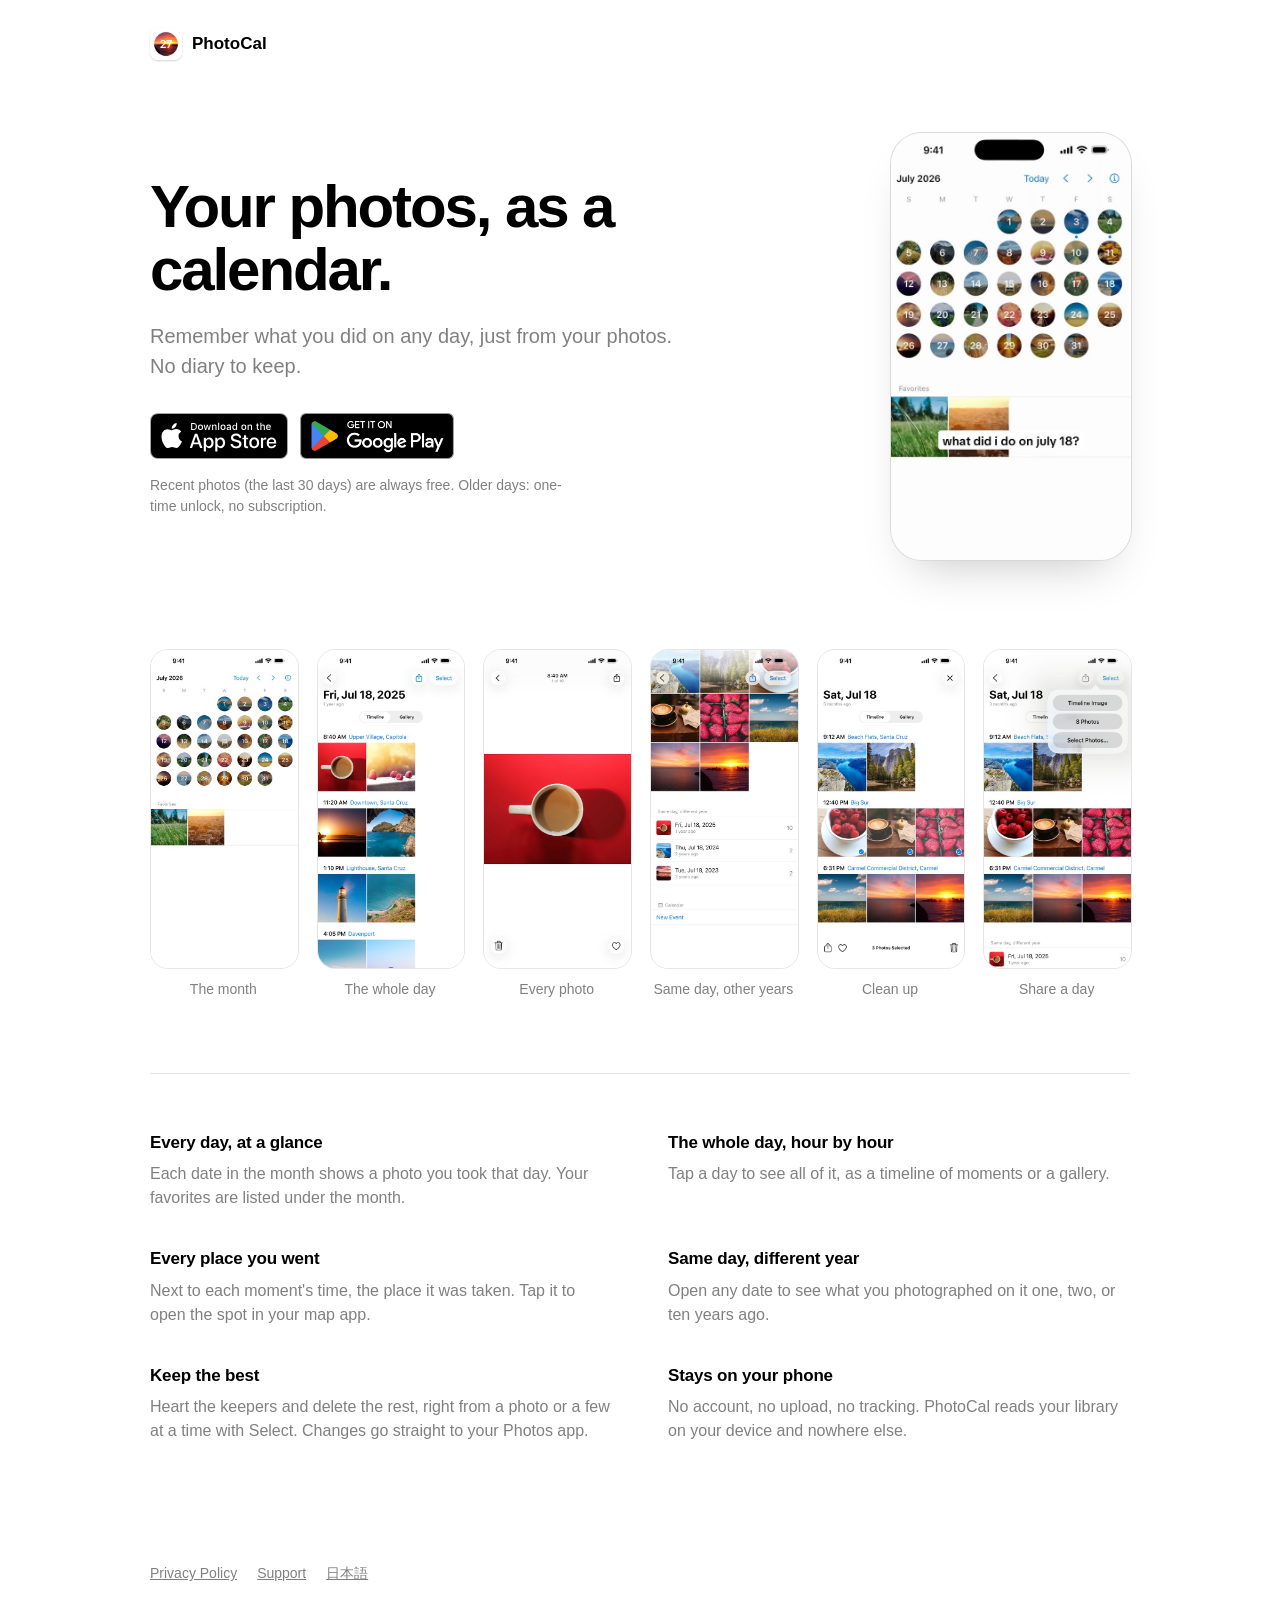
<file: index.html>
<!doctype html>
<html lang="en">
<head>
<meta charset="utf-8">
<meta name="viewport" content="width=device-width, initial-scale=1">
<title>PhotoCal: Your Photos as a Calendar, for iPhone and Android</title>
<meta name="description" content="Your photos, as a calendar. Remember what you did on any day, just from your photos. No diary to keep. Photos stay on your device. Free on iPhone and Android.">
<link rel="canonical" href="https://photocalapp.com/">
<link rel="alternate" hreflang="en" href="https://photocalapp.com/">
<link rel="alternate" hreflang="ja" href="https://photocalapp.com/ja/">
<link rel="alternate" hreflang="x-default" href="https://photocalapp.com/">
<meta name="apple-itunes-app" content="app-id=6818942546">
<meta property="og:type" content="website">
<meta property="og:url" content="https://photocalapp.com/">
<meta property="og:title" content="PhotoCal: Photo Calendar">
<meta property="og:description" content="Your photos, as a calendar. Remember what you did on any day, just from your photos. No diary to keep. Photos stay on your device. Free on iPhone and Android.">
<meta property="og:image" content="https://photocalapp.com/img/s/calendar.jpg">
<meta name="twitter:card" content="summary_large_image">
<script type="application/ld+json">
{
  "@context": "https://schema.org",
  "@type": "MobileApplication",
  "name": "PhotoCal: Photo Calendar",
  "url": "https://photocalapp.com/",
  "image": "https://photocalapp.com/img/icon-180.png",
  "description": "Your photos, as a calendar. Remember what you did on any day, just from your photos. No diary to keep. Photos stay on your device. Free on iPhone and Android.",
  "applicationCategory": "PhotographyApplication",
  "operatingSystem": "iOS, Android",
  "offers": { "@type": "Offer", "price": "0", "priceCurrency": "USD" },
  "sameAs": [
    "https://apps.apple.com/app/id6818942546",
    "https://play.google.com/store/apps/details?id=com.photocalapp.photocal"
  ]
}
</script>
<link rel="icon" href="/img/icon-64.png">
<link rel="apple-touch-icon" href="/img/icon-180.png">
<link rel="stylesheet" href="/style.css">
<style>
  body { max-width: none; padding: 0; }
  .wrap { max-width: 980px; margin: 0 auto; padding: 0 24px; }
  .brand { display: flex; align-items: center; gap: 10px; padding: 28px 0 0; font-weight: 600; font-size: 17px; }
  .brand img { width: 32px; height: 32px; border-radius: 8px; box-shadow: 0 1px 2px color-mix(in srgb, CanvasText 18%, transparent); }
  header { padding: 72px 0 88px; display: grid; grid-template-columns: 1fr 240px; gap: 72px; align-items: center; }
  header h1 { font-size: clamp(40px, 5.6vw, 60px); letter-spacing: -0.035em; line-height: 1.05; margin: 0; }
  header p { font-size: clamp(18px, 2vw, 20px); color: GrayText; max-width: 30em; margin: 20px 0 0; line-height: 1.5; }
  .stores { display: flex; flex-wrap: wrap; gap: 12px; margin-top: 32px; }
  .stores img { height: 46px; width: auto; display: block; }
  header .price { font-size: 14px; margin-top: 16px; }
  header video { width: 100%; aspect-ratio: 9 / 16; border-radius: 32px; object-fit: cover; background: color-mix(in srgb, CanvasText 5%, transparent); border: 1px solid color-mix(in srgb, CanvasText 10%, transparent); box-shadow: 0 24px 48px -24px color-mix(in srgb, CanvasText 25%, transparent); }
  header .shot { width: 100%; height: auto; border-radius: 32px; border: 1px solid color-mix(in srgb, CanvasText 10%, transparent); box-shadow: 0 24px 48px -24px color-mix(in srgb, CanvasText 25%, transparent); display: block; }
  .screens { display: grid; grid-template-columns: repeat(6, 1fr); gap: 20px; padding: 0 0 72px; margin: 0; list-style: none; }
  .screens img { width: 100%; height: auto; border-radius: 18px; border: 1px solid color-mix(in srgb, CanvasText 10%, transparent); display: block; }
  .screens span { display: block; font-size: 14px; color: GrayText; margin-top: 10px; text-align: center; }
  .points { display: grid; grid-template-columns: repeat(2, 1fr); gap: 36px 56px; padding: 56px 0 0; border-top: 1px solid color-mix(in srgb, CanvasText 10%, transparent); }
  .points h2 { font-size: 17px; margin: 0 0 6px; letter-spacing: -0.01em; }
  .points p { margin: 0; color: GrayText; font-size: 16px; line-height: 1.5; }
  .site-footer { padding: 72px 0 64px; font-size: 14px; display: flex; gap: 20px; }
  .site-footer a { color: GrayText; }
  @media (max-width: 720px) {
    .brand { padding-top: 20px; }
    header { padding: 40px 0 56px; grid-template-columns: 1fr; gap: 40px; }
    header video { max-width: 220px; margin: 0 auto; display: block; }
    header .shot { max-width: 220px; margin: 0 auto; }
    .screens { grid-template-columns: repeat(6, 40%); overflow-x: auto; scroll-snap-type: x mandatory; gap: 14px; margin: 0; padding: 0 0 48px; }
    .screens li { scroll-snap-align: start; }
    .points { grid-template-columns: 1fr; gap: 24px; padding-top: 40px; }
  }
</style>
</head>
<body>
<div class="wrap">
  <div class="brand"><img src="/img/icon-180.png" alt="PhotoCal icon">PhotoCal</div>
  <header>
    <div>
      <h1>Your photos, as a calendar.</h1>
      <p>Remember what you did on any day, just from your photos.<br>No diary to keep.</p>
      <div class="stores">
      <a href="https://apps.apple.com/app/id6818942546"><img src="/img/app-store.svg" alt="Download on the App Store"></a>
      <a href="https://play.google.com/store/apps/details?id=com.photocalapp.photocal&amp;referrer=utm_source%3Dphotocalapp.com"><img src="/img/google-play.png" alt="Get it on Google Play"></a>
    </div>
      <p class="price">Recent photos (the last 30 days) are always free. Older days: one-time unlock, no subscription.</p>
    </div>
    <video src="/img/main.mp4" poster="/img/main.jpg" autoplay muted loop playsinline aria-label="A month where every day is a photo; tapping July 18 brings the day back hour by hour"></video>
  </header>
  <ul class="screens" aria-label="Screens">
    <li><img src="/img/s/month.jpg" alt="A month calendar where each date shows a photo you took that day" loading="lazy"><span>The month</span></li>
    <li><img src="/img/s/day.jpg" alt="A day as a timeline: each moment's time and place" loading="lazy"><span>The whole day</span></li>
    <li><img src="/img/s/photo.jpg" alt="A photo opened full screen" loading="lazy"><span>Every photo</span></li>
    <li><img src="/img/s/same_day.jpg" alt="The same date one, two and three years ago" loading="lazy"><span>Same day, other years</span></li>
    <li><img src="/img/s/select.jpg" alt="Several photos selected to delete or favorite" loading="lazy"><span>Clean up</span></li>
    <li><img src="/img/s/share.jpg" alt="Sharing a day as one picture or as photos" loading="lazy"><span>Share a day</span></li>
  </ul>
  <section class="points" aria-label="Features">
    <div>
      <h2>Every day, at a glance</h2>
      <p>Each date in the month shows a photo you took that day. Your favorites are listed under the month.</p>
    </div>
    <div>
      <h2>The whole day, hour by hour</h2>
      <p>Tap a day to see all of it, as a timeline of moments or a gallery.</p>
    </div>
    <div>
      <h2>Every place you went</h2>
      <p>Next to each moment's time, the place it was taken. Tap it to open the spot in your map app.</p>
    </div>
    <div>
      <h2>Same day, different year</h2>
      <p>Open any date to see what you photographed on it one, two, or ten years ago.</p>
    </div>
    <div>
      <h2>Keep the best</h2>
      <p>Heart the keepers and delete the rest, right from a photo or a few at a time with Select. Changes go straight to your Photos app.</p>
    </div>
    <div>
      <h2>Stays on your phone</h2>
      <p>No account, no upload, no tracking. PhotoCal reads your library on your device and nowhere else.</p>
    </div>
  </section>
  <footer class="site-footer">
    <a href="/privacy/">Privacy Policy</a>
    <a href="/support/">Support</a>
    <a href="/ja/" hreflang="ja" lang="ja">日本語</a>
  </footer>
</div>
<script>
// Android visitors see Google Play first.
if (/Android/i.test(navigator.userAgent)) {
  var stores = document.querySelector('.stores');
  stores.insertBefore(stores.lastElementChild, stores.firstElementChild);
}
</script>
<script>
// Carries the channel a visitor came from (photocalapp.com/?utm_source=threads)
// into the store buttons, so installs can be counted per channel: Play's
// install referrer, and the App Store campaign link (pt is our provider id).
(function () {
  var source = new URLSearchParams(location.search).get('utm_source');
  if (!source || !/^[a-z0-9_.-]{1,40}$/i.test(source)) return;
  document.querySelectorAll('a[href*="play.google.com"]').forEach(function (a) {
    a.href = a.href.replace(/utm_source%3D[^&%]*/, 'utm_source%3D' + source);
  });
  document.querySelectorAll('a[href*="apps.apple.com"]').forEach(function (a) {
    var url = new URL(a.href);
    url.searchParams.set('pt', '118002225');
    url.searchParams.set('ct', source);
    url.searchParams.set('mt', '8');
    a.href = url.toString();
  });
})();
</script>
</body>
</html>
</file>
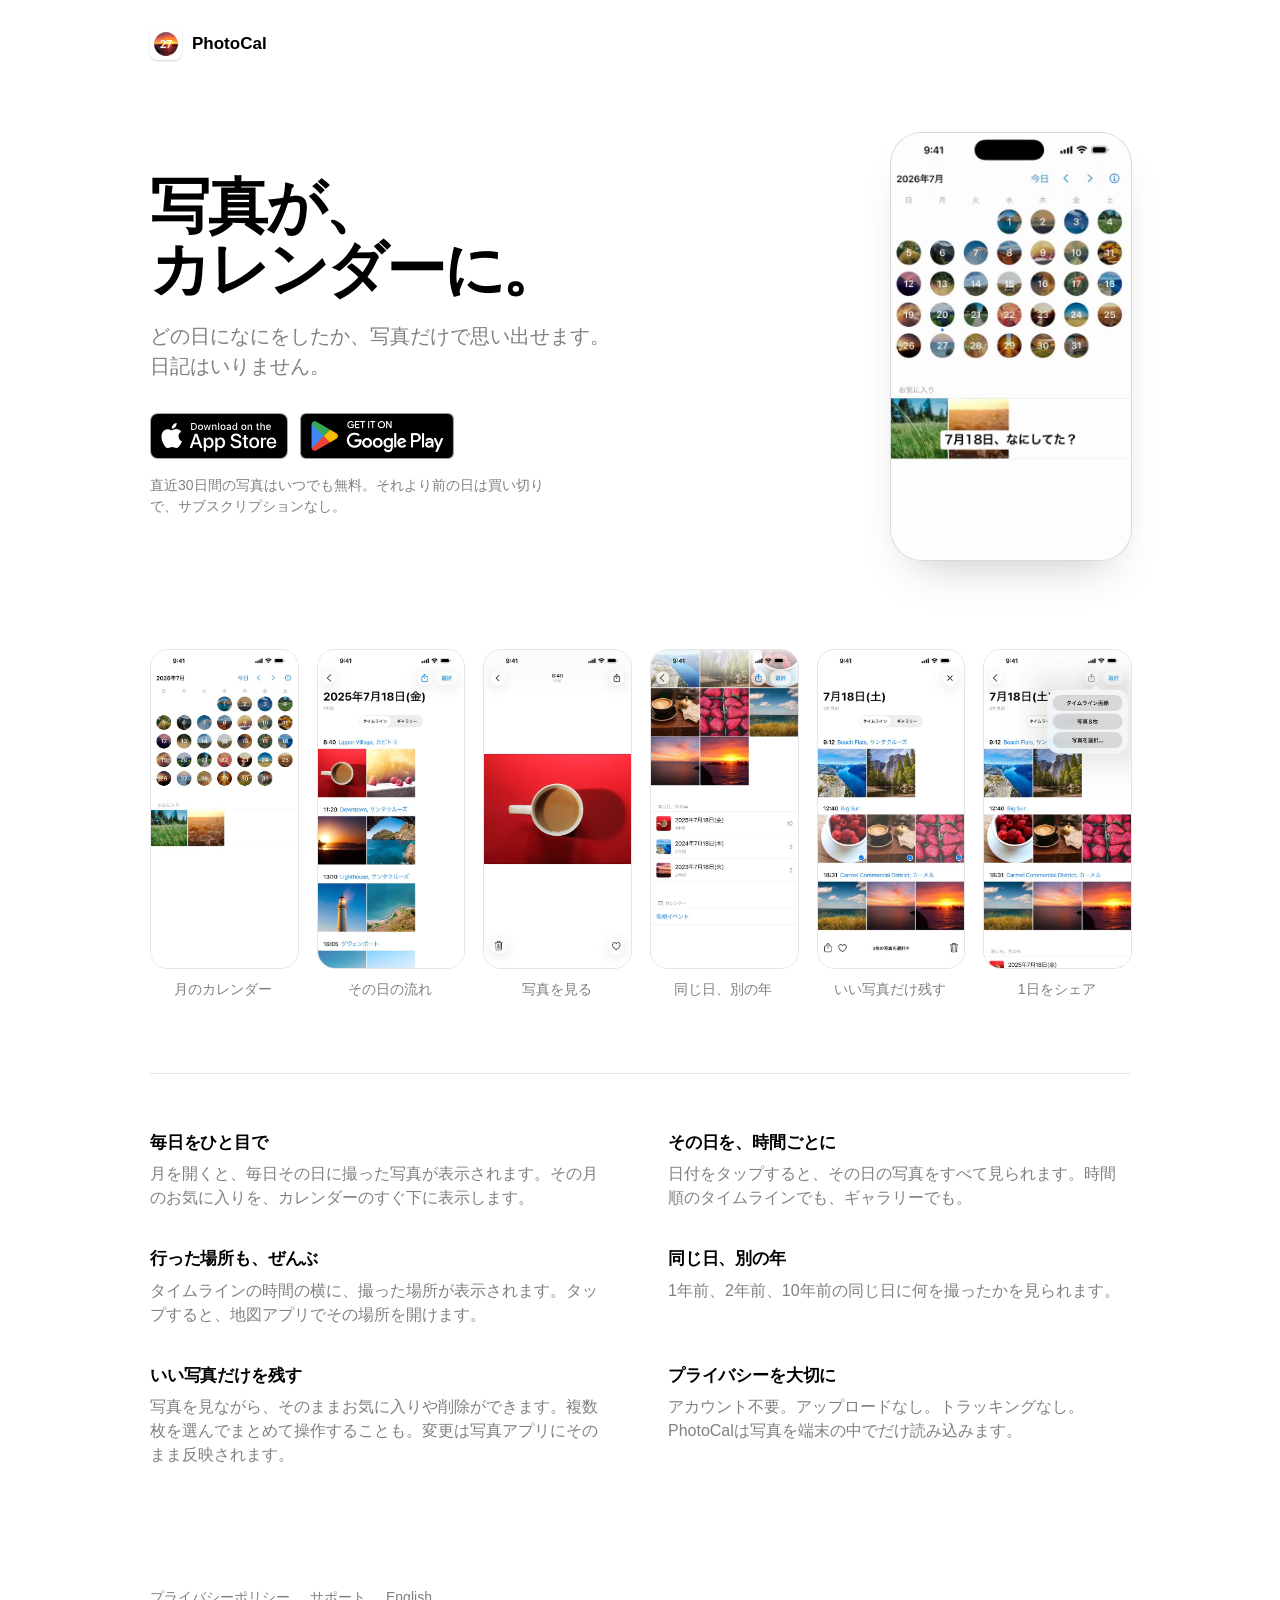
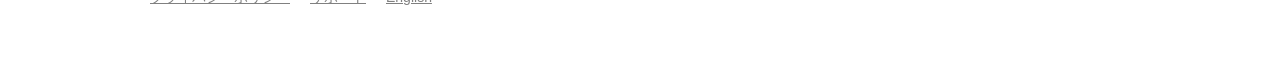
<file: ja/index.html>
<!doctype html>
<html lang="ja">
<head>
<meta charset="utf-8">
<meta name="viewport" content="width=device-width, initial-scale=1">
<title>PhotoCal: 写真をカレンダーで見るアプリ（iPhoneとAndroid）</title>
<meta name="description" content="写真が、そのままカレンダーに。どの日になにをしたか、写真だけで思い出せます。日記はいりません。写真は端末の中だけに。iPhoneとAndroidで無料。">
<link rel="canonical" href="https://photocalapp.com/ja/">
<link rel="alternate" hreflang="en" href="https://photocalapp.com/">
<link rel="alternate" hreflang="ja" href="https://photocalapp.com/ja/">
<link rel="alternate" hreflang="x-default" href="https://photocalapp.com/">
<meta name="apple-itunes-app" content="app-id=6818942546">
<meta property="og:type" content="website">
<meta property="og:url" content="https://photocalapp.com/ja/">
<meta property="og:locale" content="ja_JP">
<meta property="og:title" content="PhotoCal: 写真カレンダー">
<meta property="og:description" content="写真が、そのままカレンダーに。どの日になにをしたか、写真だけで思い出せます。日記はいりません。写真は端末の中だけに。iPhoneとAndroidで無料。">
<meta property="og:image" content="https://photocalapp.com/img/ja/s/calendar.jpg">
<meta name="twitter:card" content="summary_large_image">
<script type="application/ld+json">
{
  "@context": "https://schema.org",
  "@type": "MobileApplication",
  "name": "PhotoCal: 写真カレンダー",
  "url": "https://photocalapp.com/ja/",
  "inLanguage": "ja",
  "image": "https://photocalapp.com/img/icon-180.png",
  "description": "写真が、そのままカレンダーに。どの日になにをしたか、写真だけで思い出せます。日記はいりません。写真は端末の中だけに。iPhoneとAndroidで無料。",
  "applicationCategory": "PhotographyApplication",
  "operatingSystem": "iOS, Android",
  "offers": { "@type": "Offer", "price": "0", "priceCurrency": "USD" },
  "sameAs": [
    "https://apps.apple.com/jp/app/id6818942546",
    "https://play.google.com/store/apps/details?id=com.photocalapp.photocal"
  ]
}
</script>
<link rel="icon" href="/img/icon-64.png">
<link rel="apple-touch-icon" href="/img/icon-180.png">
<link rel="stylesheet" href="/style.css">
<style>
  body { max-width: none; padding: 0; }
  .wrap { max-width: 980px; margin: 0 auto; padding: 0 24px; }
  .brand { display: flex; align-items: center; gap: 10px; padding: 28px 0 0; font-weight: 600; font-size: 17px; }
  .brand img { width: 32px; height: 32px; border-radius: 8px; box-shadow: 0 1px 2px color-mix(in srgb, CanvasText 18%, transparent); }
  header { padding: 72px 0 88px; display: grid; grid-template-columns: 1fr 240px; gap: 72px; align-items: center; }
  header h1 { font-size: clamp(40px, 5.6vw, 60px); letter-spacing: -0.035em; line-height: 1.05; margin: 0; }
  header p { font-size: clamp(18px, 2vw, 20px); color: GrayText; max-width: 30em; margin: 20px 0 0; line-height: 1.5; }
  .stores { display: flex; flex-wrap: wrap; gap: 12px; margin-top: 32px; }
  .stores img { height: 46px; width: auto; display: block; }
  header .price { font-size: 14px; margin-top: 16px; }
  header video { width: 100%; aspect-ratio: 9 / 16; border-radius: 32px; object-fit: cover; background: color-mix(in srgb, CanvasText 5%, transparent); border: 1px solid color-mix(in srgb, CanvasText 10%, transparent); box-shadow: 0 24px 48px -24px color-mix(in srgb, CanvasText 25%, transparent); }
  header .shot { width: 100%; height: auto; border-radius: 32px; border: 1px solid color-mix(in srgb, CanvasText 10%, transparent); box-shadow: 0 24px 48px -24px color-mix(in srgb, CanvasText 25%, transparent); display: block; }
  .screens { display: grid; grid-template-columns: repeat(6, 1fr); gap: 20px; padding: 0 0 72px; margin: 0; list-style: none; }
  .screens img { width: 100%; height: auto; border-radius: 18px; border: 1px solid color-mix(in srgb, CanvasText 10%, transparent); display: block; }
  .screens span { display: block; font-size: 14px; color: GrayText; margin-top: 10px; text-align: center; }
  .points { display: grid; grid-template-columns: repeat(2, 1fr); gap: 36px 56px; padding: 56px 0 0; border-top: 1px solid color-mix(in srgb, CanvasText 10%, transparent); }
  .points h2 { font-size: 17px; margin: 0 0 6px; letter-spacing: -0.01em; }
  .points p { margin: 0; color: GrayText; font-size: 16px; line-height: 1.5; }
  .site-footer { padding: 72px 0 64px; font-size: 14px; display: flex; gap: 20px; }
  .site-footer a { color: GrayText; }
  @media (max-width: 720px) {
    .brand { padding-top: 20px; }
    header { padding: 40px 0 56px; grid-template-columns: 1fr; gap: 40px; }
    header video { max-width: 220px; margin: 0 auto; display: block; }
    header .shot { max-width: 220px; margin: 0 auto; }
    .screens { grid-template-columns: repeat(6, 40%); overflow-x: auto; scroll-snap-type: x mandatory; gap: 14px; margin: 0; padding: 0 0 48px; }
    .screens li { scroll-snap-align: start; }
    .points { grid-template-columns: 1fr; gap: 24px; padding-top: 40px; }
  }
</style>
</head>
<body>
<div class="wrap">
  <div class="brand"><img src="/img/icon-180.png" alt="PhotoCalのアイコン">PhotoCal</div>
  <header>
    <div>
      <h1>写真が、<br>カレンダーに。</h1>
      <p>どの日になにをしたか、写真だけで思い出せます。<br>日記はいりません。</p>
      <div class="stores">
      <a href="https://apps.apple.com/jp/app/id6818942546"><img src="/img/app-store.svg" alt="App Storeからダウンロード"></a>
      <a href="https://play.google.com/store/apps/details?id=com.photocalapp.photocal&amp;hl=ja&amp;referrer=utm_source%3Dphotocalapp.com%26utm_content%3Dja"><img src="/img/google-play.png" alt="Google Playで手に入れよう"></a>
    </div>
      <p class="price">直近30日間の写真はいつでも無料。それより前の日は買い切りで、サブスクリプションなし。</p>
    </div>
    <video src="/img/main-ja.mp4" poster="/img/main-ja.jpg" autoplay muted loop playsinline aria-label="毎日が写真になった月のカレンダー。7月18日をタップすると、その日が時間ごとに戻ってきます"></video>
  </header>
  <ul class="screens" aria-label="画面">
    <li><img src="/img/ja/s/month.jpg" alt="毎日その日の写真が表示される月のカレンダー" loading="lazy"><span>月のカレンダー</span></li>
    <li><img src="/img/ja/s/day.jpg" alt="1日のタイムライン：時間ごとの写真と撮った場所" loading="lazy"><span>その日の流れ</span></li>
    <li><img src="/img/ja/s/photo.jpg" alt="写真を全画面で表示" loading="lazy"><span>写真を見る</span></li>
    <li><img src="/img/ja/s/same_day.jpg" alt="1年前、2年前、3年前の同じ日" loading="lazy"><span>同じ日、別の年</span></li>
    <li><img src="/img/ja/s/select.jpg" alt="複数の写真を選んで削除やお気に入り" loading="lazy"><span>いい写真だけ残す</span></li>
    <li><img src="/img/ja/s/share.jpg" alt="1日を1枚の画像や写真でシェア" loading="lazy"><span>1日をシェア</span></li>
  </ul>
  <section class="points" aria-label="機能">
    <div>
      <h2>毎日をひと目で</h2>
      <p>月を開くと、毎日その日に撮った写真が表示されます。その月のお気に入りを、カレンダーのすぐ下に表示します。</p>
    </div>
    <div>
      <h2>その日を、時間ごとに</h2>
      <p>日付をタップすると、その日の写真をすべて見られます。時間順のタイムラインでも、ギャラリーでも。</p>
    </div>
    <div>
      <h2>行った場所も、ぜんぶ</h2>
      <p>タイムラインの時間の横に、撮った場所が表示されます。タップすると、地図アプリでその場所を開けます。</p>
    </div>
    <div>
      <h2>同じ日、別の年</h2>
      <p>1年前、2年前、10年前の同じ日に何を撮ったかを見られます。</p>
    </div>
    <div>
      <h2>いい写真だけを残す</h2>
      <p>写真を見ながら、そのままお気に入りや削除ができます。複数枚を選んでまとめて操作することも。変更は写真アプリにそのまま反映されます。</p>
    </div>
    <div>
      <h2>プライバシーを大切に</h2>
      <p>アカウント不要。アップロードなし。トラッキングなし。PhotoCalは写真を端末の中でだけ読み込みます。</p>
    </div>
  </section>
  <footer class="site-footer">
    <a href="/ja/privacy/">プライバシーポリシー</a>
    <a href="/ja/support/">サポート</a>
    <a href="/" hreflang="en" lang="en">English</a>
  </footer>
</div>
<script>
// Android visitors see Google Play first.
if (/Android/i.test(navigator.userAgent)) {
  var stores = document.querySelector('.stores');
  stores.insertBefore(stores.lastElementChild, stores.firstElementChild);
}
</script>
<script>
// Carries the channel a visitor came from (photocalapp.com/?utm_source=threads)
// into the store buttons, so installs can be counted per channel: Play's
// install referrer, and the App Store campaign link (pt is our provider id).
(function () {
  var source = new URLSearchParams(location.search).get('utm_source');
  if (!source || !/^[a-z0-9_.-]{1,40}$/i.test(source)) return;
  document.querySelectorAll('a[href*="play.google.com"]').forEach(function (a) {
    a.href = a.href.replace(/utm_source%3D[^&%]*/, 'utm_source%3D' + source);
  });
  document.querySelectorAll('a[href*="apps.apple.com"]').forEach(function (a) {
    var url = new URL(a.href);
    url.searchParams.set('pt', '118002225');
    url.searchParams.set('ct', source);
    url.searchParams.set('mt', '8');
    a.href = url.toString();
  });
})();
</script>
</body>
</html>
</file>
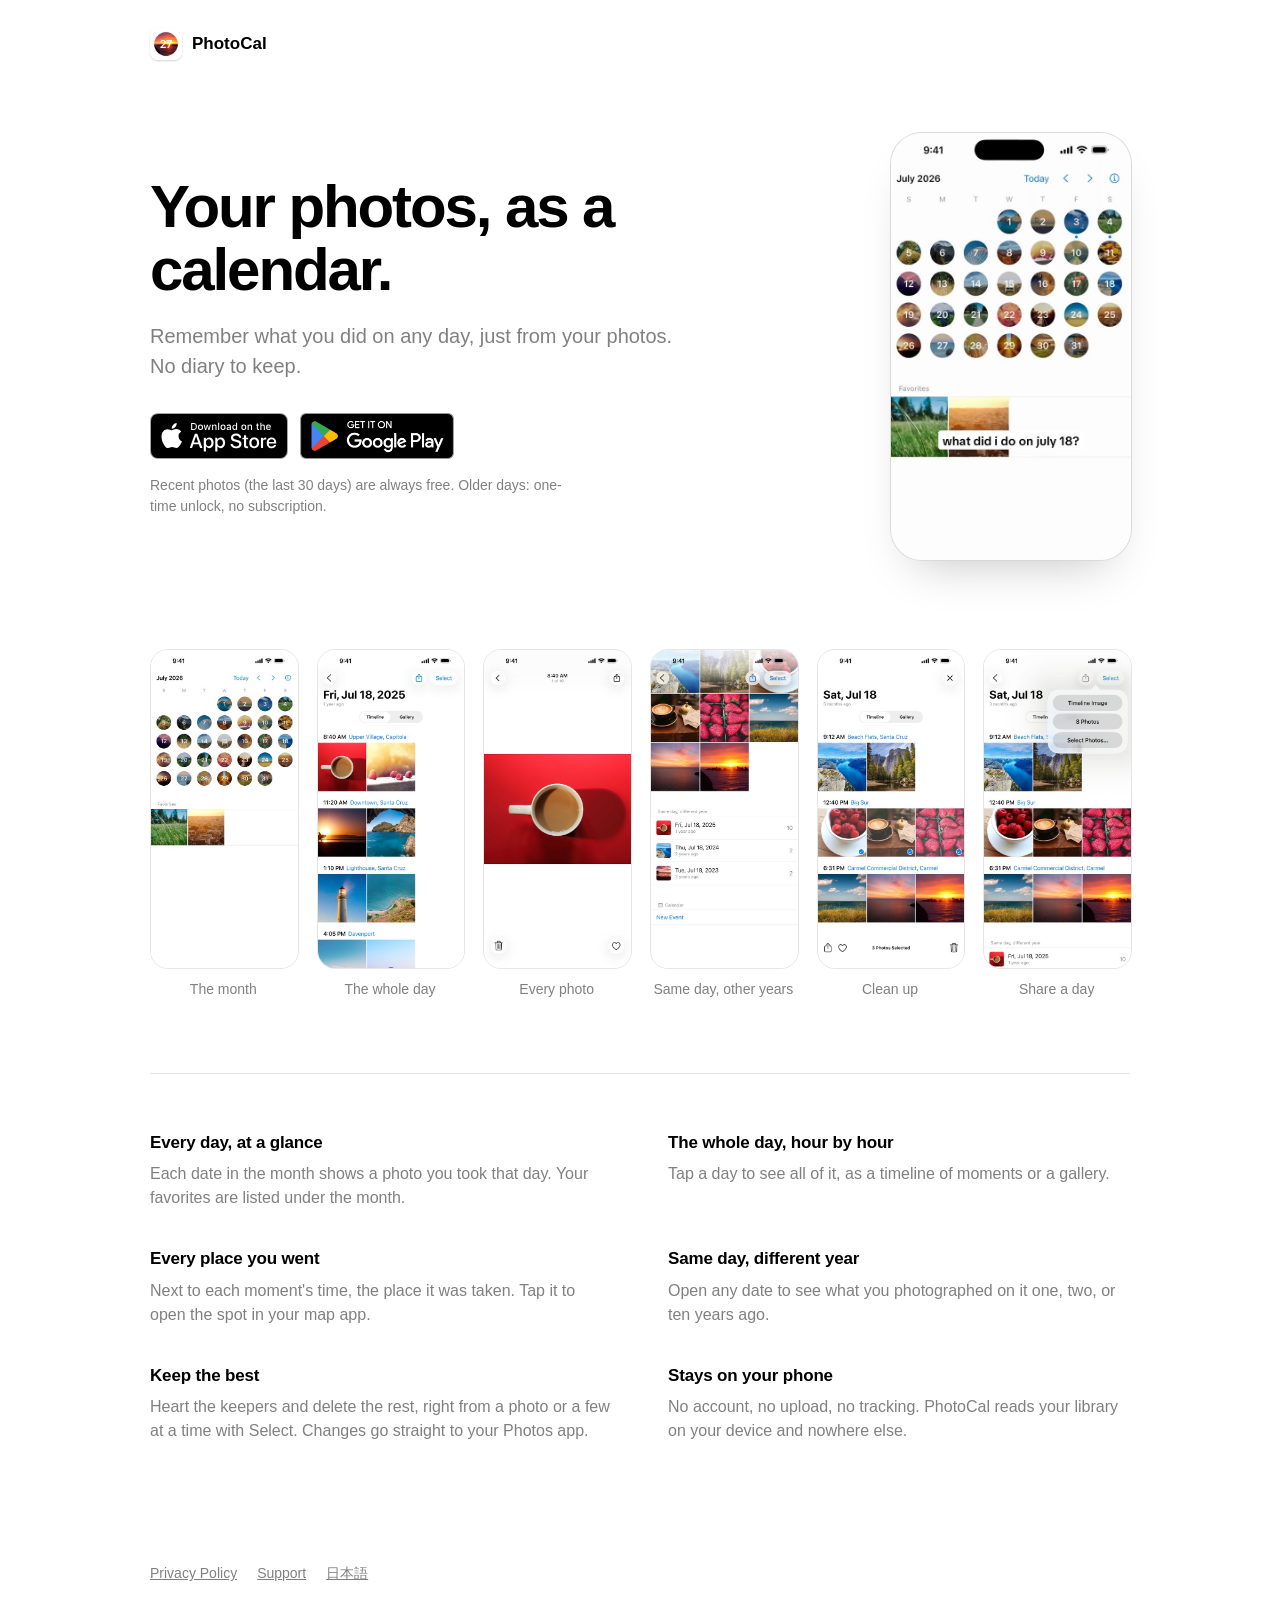
<file: pinterest/index.html>
<!doctype html>
<!-- Pinterest strips query strings from links, so pins and the profile point
     here and this forwards to the landing page tagged as Pinterest. -->
<html lang="en">
<head>
<meta charset="utf-8">
<meta name="robots" content="noindex">
<link rel="canonical" href="https://photocalapp.com/">
<meta http-equiv="refresh" content="0; url=/?utm_source=pinterest">
<script>location.replace('/?utm_source=pinterest');</script>
<title>PhotoCal</title>
</head>
<body><a href="/?utm_source=pinterest">PhotoCal</a></body>
</html>
</file>
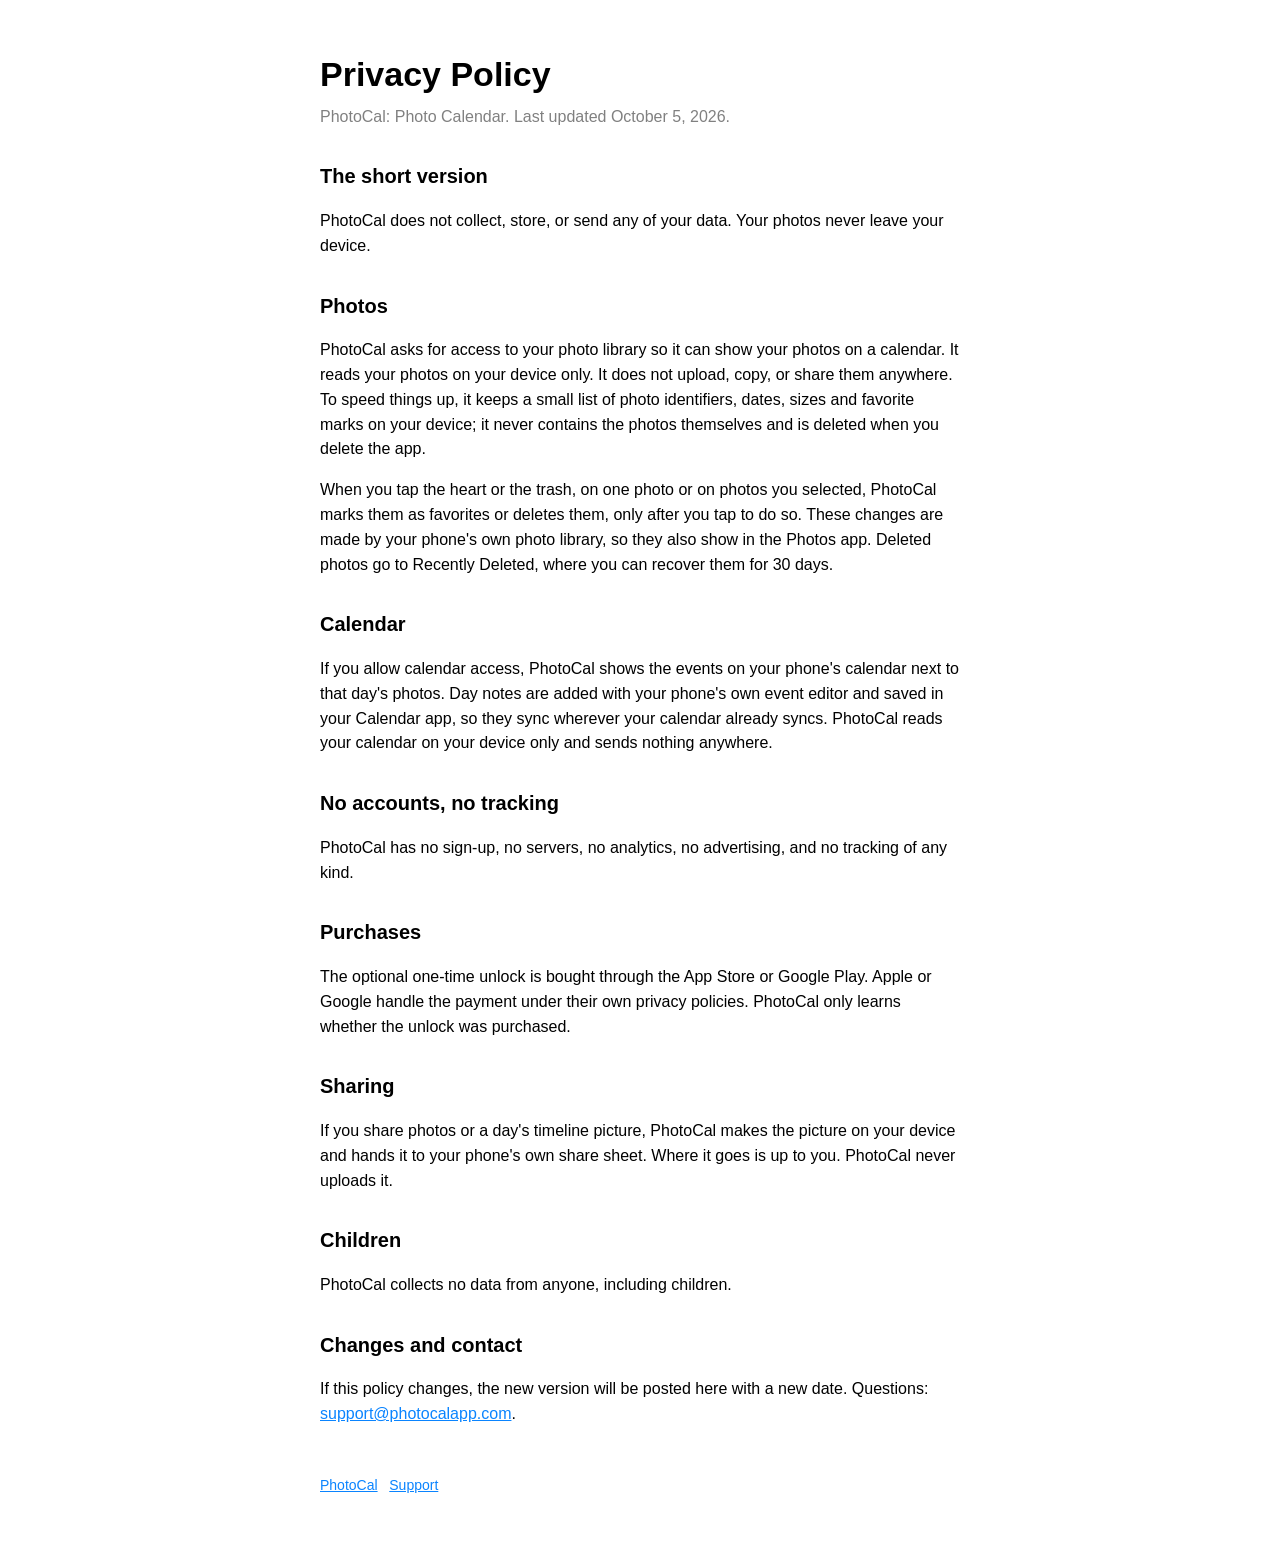
<file: privacy/index.html>
<!doctype html>
<html lang="en"><head><meta charset="utf-8"><meta name="viewport" content="width=device-width, initial-scale=1">
<title>Privacy Policy | PhotoCal</title><link rel="stylesheet" href="/style.css"></head><body>
<h1>Privacy Policy</h1>
<p class="sub">PhotoCal: Photo Calendar. Last updated October 5, 2026.</p>

<h2>The short version</h2>
<p>PhotoCal does not collect, store, or send any of your data. Your photos never leave your device.</p>

<h2>Photos</h2>
<p>PhotoCal asks for access to your photo library so it can show your photos on a calendar. It reads your photos on your device only. It does not upload, copy, or share them anywhere. To speed things up, it keeps a small list of photo identifiers, dates, sizes and favorite marks on your device; it never contains the photos themselves and is deleted when you delete the app.</p>
<p>When you tap the heart or the trash, on one photo or on photos you selected, PhotoCal marks them as favorites or deletes them, only after you tap to do so. These changes are made by your phone's own photo library, so they also show in the Photos app. Deleted photos go to Recently Deleted, where you can recover them for 30 days.</p>

<h2>Calendar</h2>
<p>If you allow calendar access, PhotoCal shows the events on your phone's calendar next to that day's photos. Day notes are added with your phone's own event editor and saved in your Calendar app, so they sync wherever your calendar already syncs. PhotoCal reads your calendar on your device only and sends nothing anywhere.</p>

<h2>No accounts, no tracking</h2>
<p>PhotoCal has no sign-up, no servers, no analytics, no advertising, and no tracking of any kind.</p>

<h2>Purchases</h2>
<p>The optional one-time unlock is bought through the App Store or Google Play. Apple or Google handle the payment under their own privacy policies. PhotoCal only learns whether the unlock was purchased.</p>

<h2>Sharing</h2>
<p>If you share photos or a day's timeline picture, PhotoCal makes the picture on your device and hands it to your phone's own share sheet. Where it goes is up to you. PhotoCal never uploads it.</p>

<h2>Children</h2>
<p>PhotoCal collects no data from anyone, including children.</p>

<h2>Changes and contact</h2>
<p>If this policy changes, the new version will be posted here with a new date. Questions: <a href="mailto:support@photocalapp.com">support@photocalapp.com</a>.</p>
<footer><a href="/">PhotoCal</a> &nbsp; <a href="/support/">Support</a></footer>
</body></html>
</file>
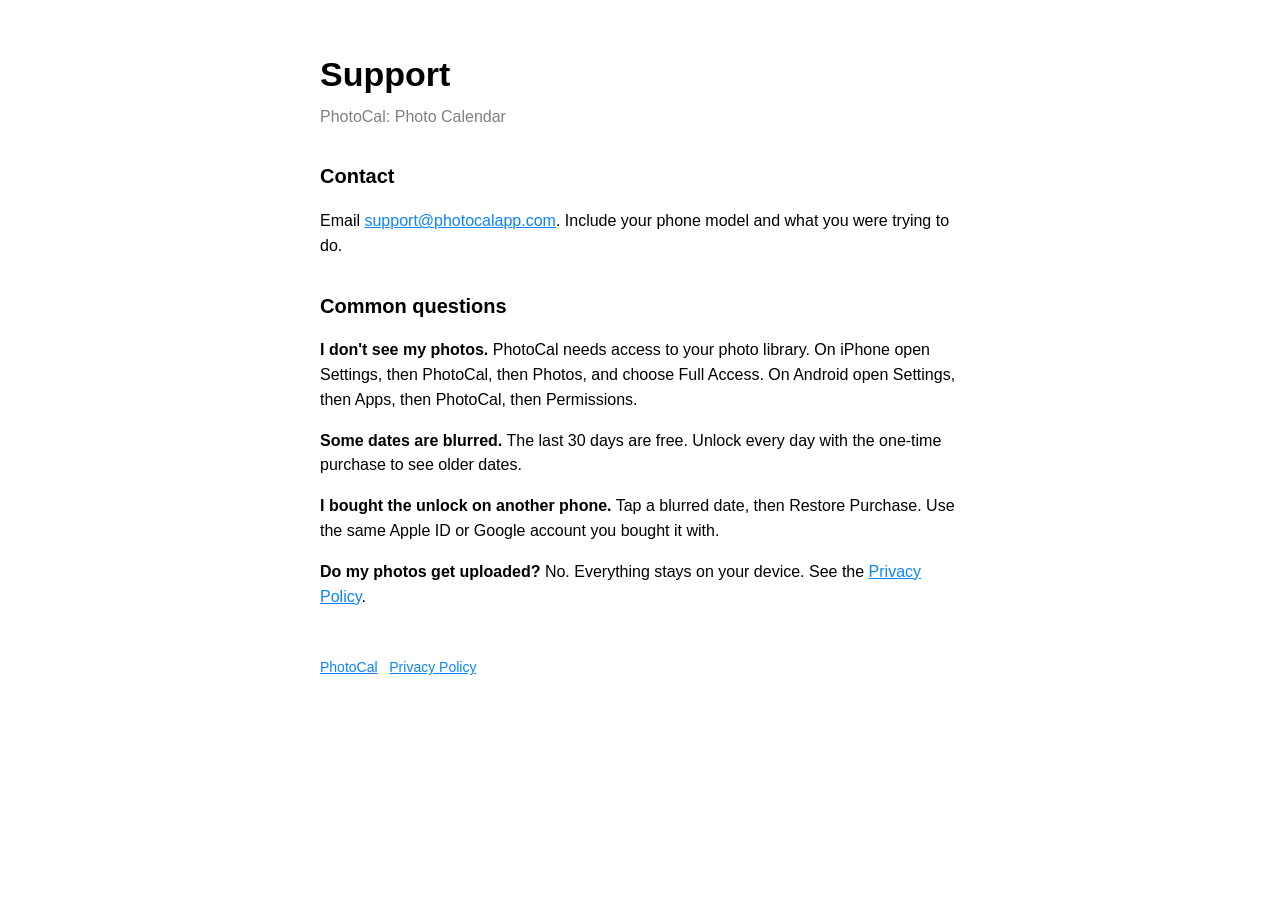
<file: support/index.html>
<!doctype html>
<html lang="en"><head><meta charset="utf-8"><meta name="viewport" content="width=device-width, initial-scale=1">
<title>Support | PhotoCal</title><link rel="stylesheet" href="/style.css"></head><body>
<h1>Support</h1>
<p class="sub">PhotoCal: Photo Calendar</p>

<h2>Contact</h2>
<p>Email <a href="mailto:support@photocalapp.com">support@photocalapp.com</a>. Include your phone model and what you were trying to do.</p>

<h2>Common questions</h2>
<p><strong>I don't see my photos.</strong> PhotoCal needs access to your photo library. On iPhone open Settings, then PhotoCal, then Photos, and choose Full Access. On Android open Settings, then Apps, then PhotoCal, then Permissions.</p>
<p><strong>Some dates are blurred.</strong> The last 30 days are free. Unlock every day with the one-time purchase to see older dates.</p>
<p><strong>I bought the unlock on another phone.</strong> Tap a blurred date, then Restore Purchase. Use the same Apple ID or Google account you bought it with.</p>
<p><strong>Do my photos get uploaded?</strong> No. Everything stays on your device. See the <a href="/privacy/">Privacy Policy</a>.</p>
<footer><a href="/">PhotoCal</a> &nbsp; <a href="/privacy/">Privacy Policy</a></footer>
</body></html>
</file>
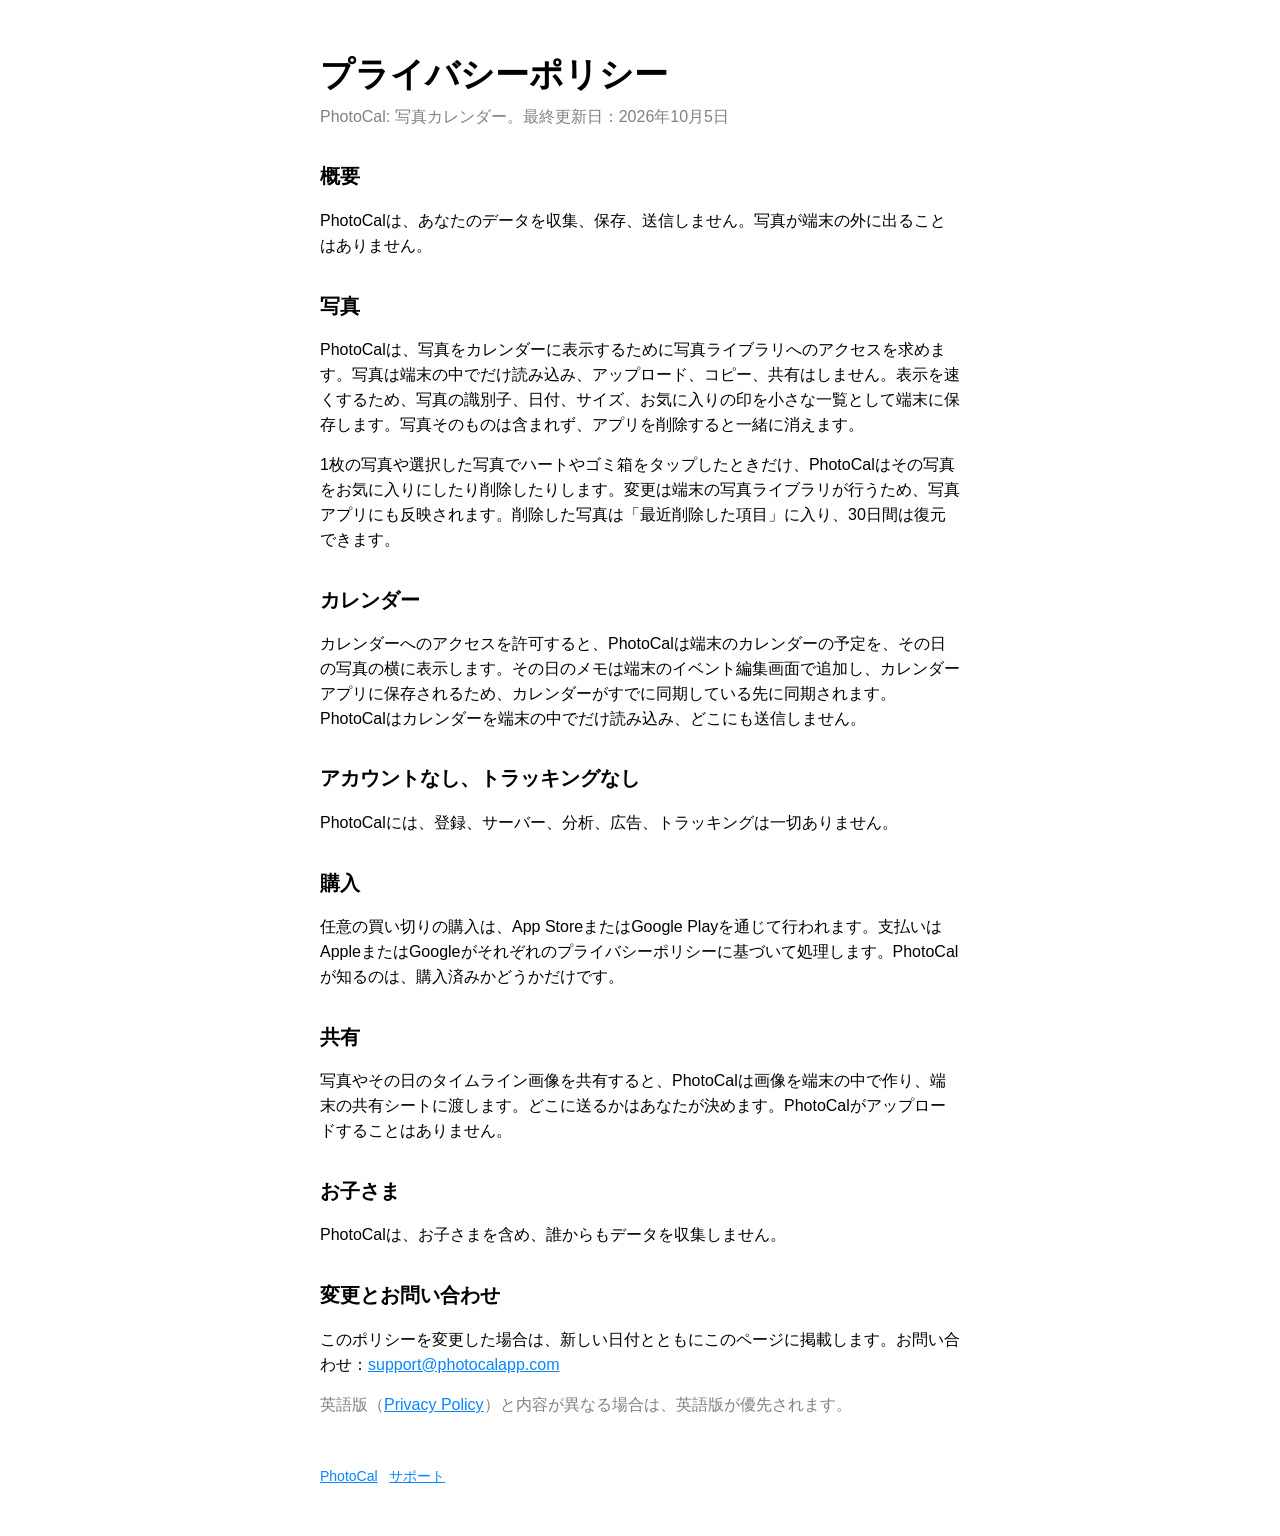
<file: ja/privacy/index.html>
<!doctype html>
<html lang="ja"><head><meta charset="utf-8"><meta name="viewport" content="width=device-width, initial-scale=1">
<title>プライバシーポリシー | PhotoCal</title><link rel="stylesheet" href="/style.css">
<link rel="alternate" hreflang="en" href="https://photocalapp.com/privacy/">
<link rel="alternate" hreflang="ja" href="https://photocalapp.com/ja/privacy/"></head><body>
<h1>プライバシーポリシー</h1>
<p class="sub">PhotoCal: 写真カレンダー。最終更新日：2026年10月5日</p>

<h2>概要</h2>
<p>PhotoCalは、あなたのデータを収集、保存、送信しません。写真が端末の外に出ることはありません。</p>

<h2>写真</h2>
<p>PhotoCalは、写真をカレンダーに表示するために写真ライブラリへのアクセスを求めます。写真は端末の中でだけ読み込み、アップロード、コピー、共有はしません。表示を速くするため、写真の識別子、日付、サイズ、お気に入りの印を小さな一覧として端末に保存します。写真そのものは含まれず、アプリを削除すると一緒に消えます。</p>
<p>1枚の写真や選択した写真でハートやゴミ箱をタップしたときだけ、PhotoCalはその写真をお気に入りにしたり削除したりします。変更は端末の写真ライブラリが行うため、写真アプリにも反映されます。削除した写真は「最近削除した項目」に入り、30日間は復元できます。</p>

<h2>カレンダー</h2>
<p>カレンダーへのアクセスを許可すると、PhotoCalは端末のカレンダーの予定を、その日の写真の横に表示します。その日のメモは端末のイベント編集画面で追加し、カレンダーアプリに保存されるため、カレンダーがすでに同期している先に同期されます。PhotoCalはカレンダーを端末の中でだけ読み込み、どこにも送信しません。</p>

<h2>アカウントなし、トラッキングなし</h2>
<p>PhotoCalには、登録、サーバー、分析、広告、トラッキングは一切ありません。</p>

<h2>購入</h2>
<p>任意の買い切りの購入は、App StoreまたはGoogle Playを通じて行われます。支払いはAppleまたはGoogleがそれぞれのプライバシーポリシーに基づいて処理します。PhotoCalが知るのは、購入済みかどうかだけです。</p>

<h2>共有</h2>
<p>写真やその日のタイムライン画像を共有すると、PhotoCalは画像を端末の中で作り、端末の共有シートに渡します。どこに送るかはあなたが決めます。PhotoCalがアップロードすることはありません。</p>

<h2>お子さま</h2>
<p>PhotoCalは、お子さまを含め、誰からもデータを収集しません。</p>

<h2>変更とお問い合わせ</h2>
<p>このポリシーを変更した場合は、新しい日付とともにこのページに掲載します。お問い合わせ：<a href="mailto:support@photocalapp.com">support@photocalapp.com</a></p>
<p class="sub">英語版（<a href="/privacy/">Privacy Policy</a>）と内容が異なる場合は、英語版が優先されます。</p>
<footer><a href="/ja/">PhotoCal</a> &nbsp; <a href="/ja/support/">サポート</a></footer>
</body></html>
</file>
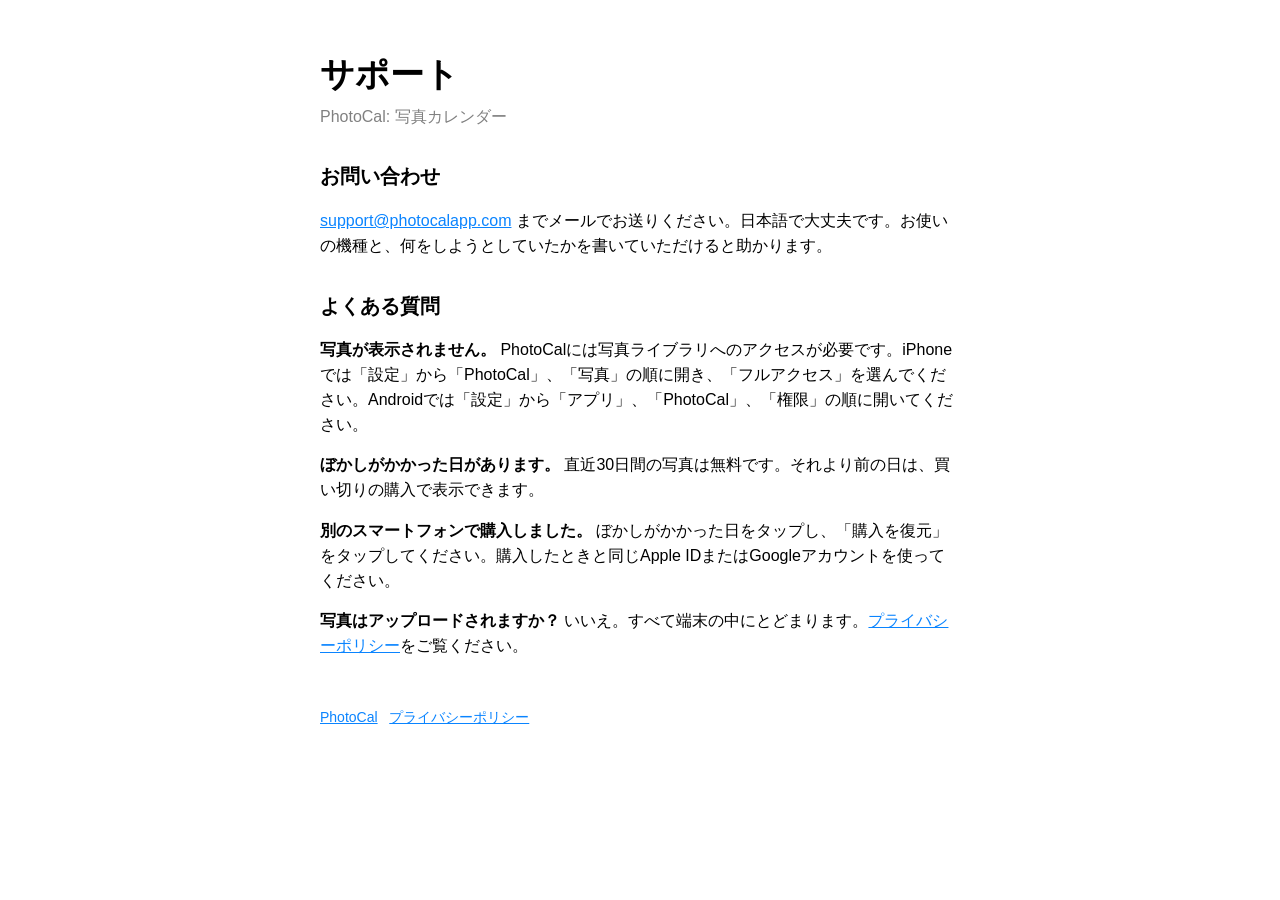
<file: ja/support/index.html>
<!doctype html>
<html lang="ja"><head><meta charset="utf-8"><meta name="viewport" content="width=device-width, initial-scale=1">
<title>サポート | PhotoCal</title><link rel="stylesheet" href="/style.css">
<link rel="alternate" hreflang="en" href="https://photocalapp.com/support/">
<link rel="alternate" hreflang="ja" href="https://photocalapp.com/ja/support/"></head><body>
<h1>サポート</h1>
<p class="sub">PhotoCal: 写真カレンダー</p>

<h2>お問い合わせ</h2>
<p><a href="mailto:support@photocalapp.com">support@photocalapp.com</a> までメールでお送りください。日本語で大丈夫です。お使いの機種と、何をしようとしていたかを書いていただけると助かります。</p>

<h2>よくある質問</h2>
<p><strong>写真が表示されません。</strong> PhotoCalには写真ライブラリへのアクセスが必要です。iPhoneでは「設定」から「PhotoCal」、「写真」の順に開き、「フルアクセス」を選んでください。Androidでは「設定」から「アプリ」、「PhotoCal」、「権限」の順に開いてください。</p>
<p><strong>ぼかしがかかった日があります。</strong> 直近30日間の写真は無料です。それより前の日は、買い切りの購入で表示できます。</p>
<p><strong>別のスマートフォンで購入しました。</strong> ぼかしがかかった日をタップし、「購入を復元」をタップしてください。購入したときと同じApple IDまたはGoogleアカウントを使ってください。</p>
<p><strong>写真はアップロードされますか？</strong> いいえ。すべて端末の中にとどまります。<a href="/ja/privacy/">プライバシーポリシー</a>をご覧ください。</p>
<footer><a href="/ja/">PhotoCal</a> &nbsp; <a href="/ja/privacy/">プライバシーポリシー</a></footer>
</body></html>
</file>
<file: style.css>
:root { color-scheme: light dark; }
body { font-family: -apple-system, BlinkMacSystemFont, "Segoe UI", Roboto, sans-serif; max-width: 640px; margin: 0 auto; padding: 48px 20px; line-height: 1.55; color: CanvasText; background: Canvas; }
h1 { font-size: 34px; margin: 0 0 4px; }
h2 { font-size: 20px; margin-top: 32px; }
.sub { color: GrayText; margin: 0 0 32px; }
a { color: #0a84ff; }
footer { margin-top: 48px; font-size: 14px; color: GrayText; }
</file>
